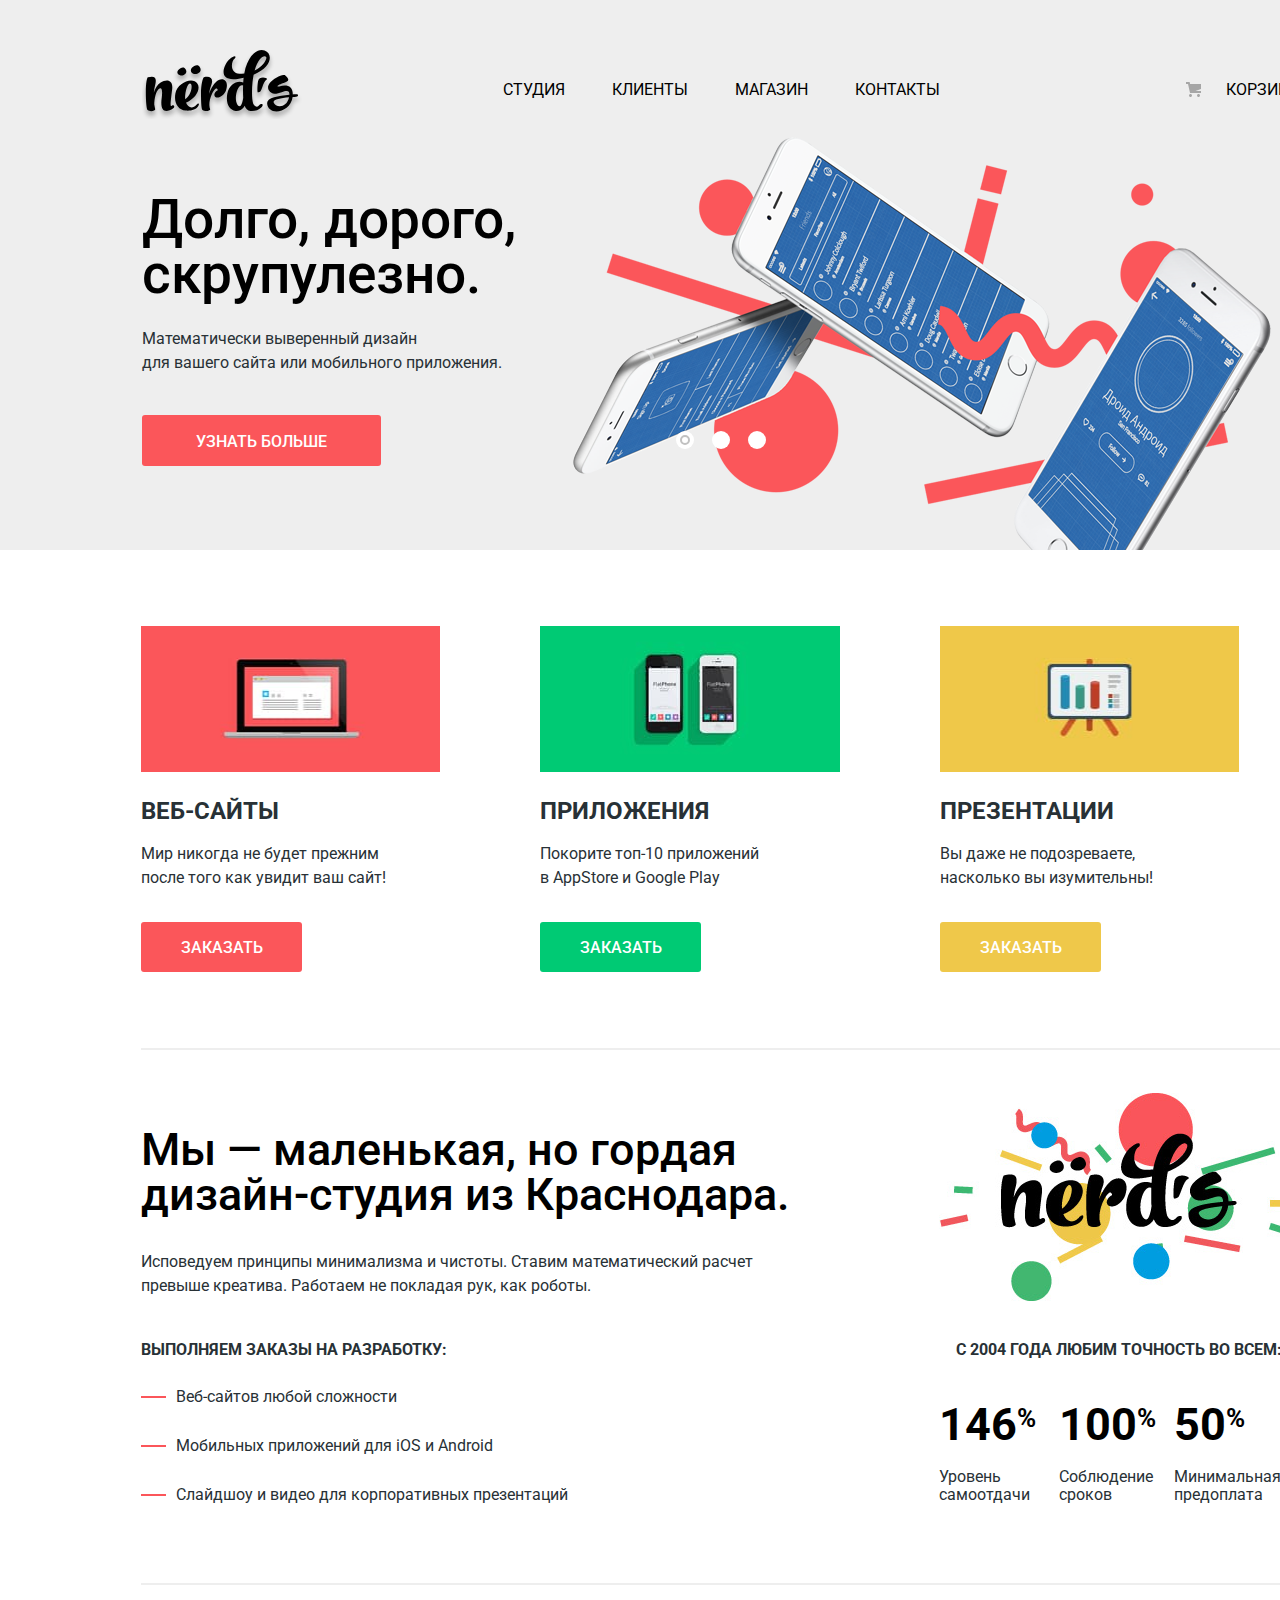
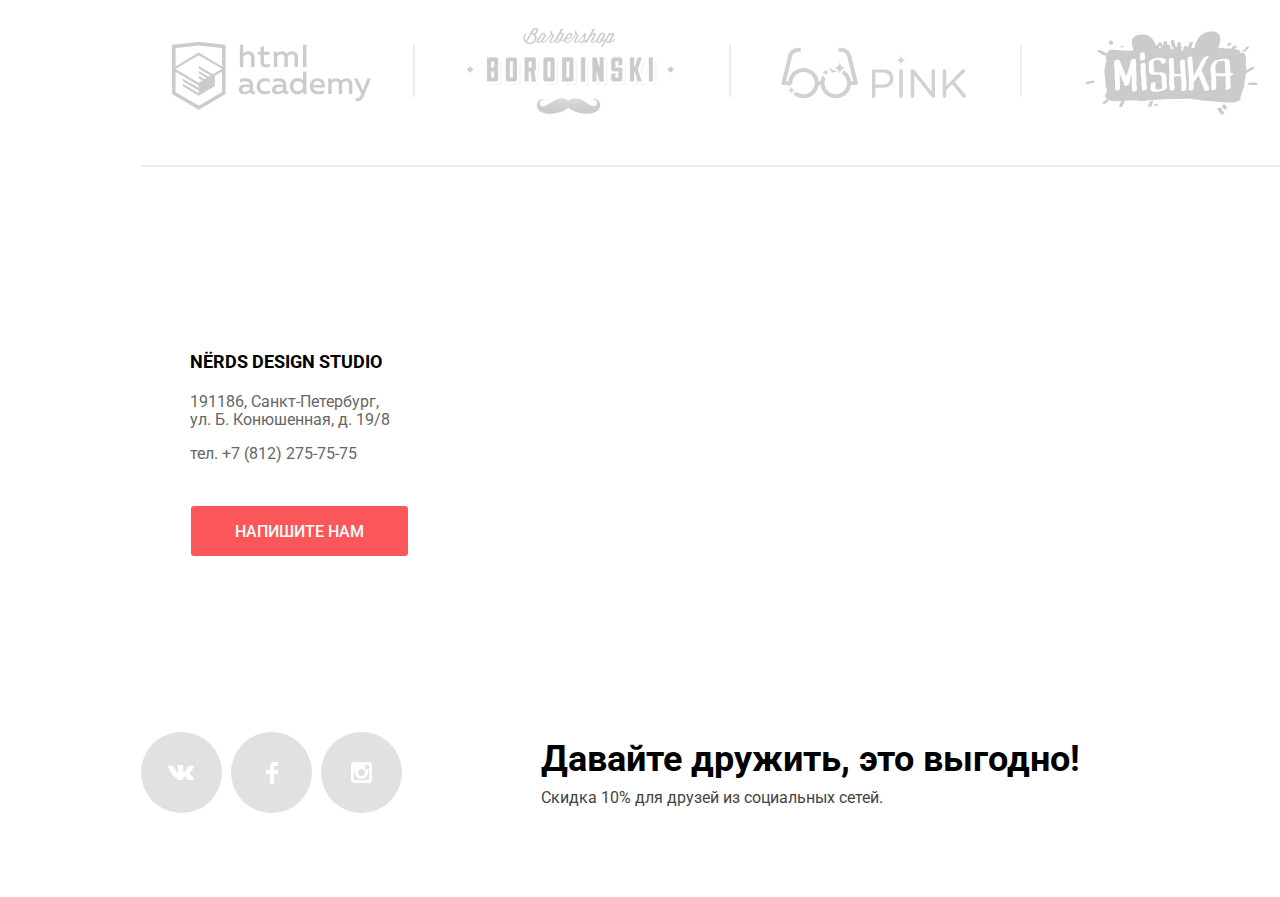
<file: index.html>
<!DOCTYPE html>
<html class="page" lang="ru">
  <head>
    <meta charset="utf-8">
    <link rel="icon" href="icon.svg">
    <title>Дизайн-студия: Нёрдс</title>
    <link href="https://fonts.googleapis.com/css2?family=Roboto:wght@400;500;700&display=swap" rel="stylesheet">
    <link href="./css/normalize.min.css" rel="stylesheet">
    <link href="./css/style.min.css" rel="stylesheet">
    <!--
    <link href="./css/style.css" rel="stylesheet">
    -->

  </head>

  <body class="page-body">

  <header class="main-header">
    <div class="main-navigation-wrapper">
      <a class="main-header-logo">
        <img src="img/nerds-logo.svg" width="160" height="65" alt="Логотип дизай-студии «Нёрдс»">
      </a>
      <div class="main-navigation">
        <ul class="site-navigation">
          <li><a href="blank.html">Студия</a></li>
          <li><a href="blank.html">Клиенты</a></li>
          <li><a href="catalog.html">Магазин</a></li>
          <li><a href="blank.html">Контакты</a></li>
        </ul>
      </div>
      <div class="basket">
        <a class="header-basket" href="blank.html">Корзина</a>
      </div>
    </div>
  </header>

<main class="container">
  <h1 class="visually-hidden">Дизайн-студия «Нёрдс»</h1>
  <section class="slider">
    <div class="slider-contanier">
    <div class="slider-block slide-current">
      <div class="slider-left">
        <h2 class="visually-hidden">Дизайн для Вашено сайта</h2>
          <p class="slider-slogan">Долго, дорого, <br>скрупулезно.</p>
          <p class="slider-text">Математически выверенный дизайн <br>для вашего сайта или мобильного приложения.</p>
          <a class="button slider-button" href="blank.html">УЗНАТЬ БОЛЬШЕ</a>
      </div>
        <img src="img/nerds-index-slide-1.png" width="760" height="431" alt="Первый слайдер">
      </div>

      <div class="slider-block slide">
        <div class="slider-left">
          <h2 class="visually-hidden">Дизайн для Вашено сайта</h2>
            <p class="slider-slogan">Любим математику <br>как никто другой</p>
            <p class="slider-text">Никакого креатива, только математические формулы<br> для расчета идеальных пропорций.</p>
            <a class="button slider-button" href="blank.html">УЗНАТЬ БОЛЬШЕ</a>
        </div>
        <img src="img/nerds-index-slide-2.png" width="760" height="431" alt="Второй слайдер">
      </div>

      <div class="slider-block slide">
        <div class="slider-left">
          <h2 class="visually-hidden">Дизайн для Вашено сайта</h2>
            <p class="slider-slogan">Только ночь, <br>только хардкор</p>
            <p class="slider-text">Работать днем, как все? Мы против этого.<br> Ближе к полуночи работа только начинается.</p>
            <a class="button slider-button" href="blank.html">УЗНАТЬ БОЛЬШЕ</a>
        </div>
        <img src="img/nerds-index-slide-3.png" width="760" height="431" alt="Третий слайдер">
      </div>
      <div class="slider-controls">
        <button class="current" type="button" aria-label="Первый слайд"></button>
        <button type="button" aria-label="Первый слайд"></button>
        <button type="button" aria-label="Первый слайд"></button>
      </div>
    </div>
  </section>

  <section class="features">
    <div class="feature-block">
    <h2 class="visually-hidden">Наши услу</h2>
    <ul class="features-list">
      <li class="feature-item">
        <img class="feature-img-red" src="img/web-sites.jpg" width="300" height="146" alt="Веб-сайты">
        <h3>Веб-сайты</h3>
        <p class="feature-text">Мир никогда не будет прежним после того как увидит ваш сайт!</p>
        <a class="feature-button feature-butto-red" href="blank.html">Заказать</a>
      </li>
      <li class="feature-item">
        <img class="feature-img-green" src="img/applications.jpg" width="300" height="146" alt="Приложения">
        <h3>Приложения</h3>
        <p class="feature-text">Покорите топ-10 приложений<br> в AppStore и Google Play</p>
        <a class="feature-button feature-butto-green" href="blank.html">Заказать</a>
      </li>
      <li class="feature-item">
        <img class="feature-img-yellow" src="img/presentations.jpg" width="300" height="146" alt="Презентации">
        <h3>Презентации</h3>
        <p class="feature-text">Вы даже не подозреваете, насколько вы изумительны!</p>
        <a class="feature-button feature-butto-yellow" href="blank.html">Заказать</a>
      </li>
    </ul>
    </div>
  </section>

  <section class="benefits">
    <h2 class="visually-hidden">О нас</h2>
    <div class="benefits-left-block">
      <p class="benefits-slogan">Мы — маленькая, но гордая <br>дизайн-студия из Краснодара.</p>
      <p class="benefits-paragraf">Исповедуем принципы минимализма и чистоты. Ставим математический расчет <br>превыше креатива. Работаем не покладая рук, как роботы.</p>
      <h4>Выполняем заказы на разработку:</h4>
      <ul class="benefits-list">
        <li class="benefits-item">Веб-сайтов любой сложности</li>
        <li class="benefits-item">Мобильных приложений для iOS и Android</li>
        <li class="benefits-item">Слайдшоу и видео для корпоративных презентаций</li>
      </ul>
    </div>
    <div class="benefits-right-block">
      <img class="benefits-img" src="img/nerds-illustration.png" width="360" height="208" alt="Дизайн-студия Нёрдс">
      <h5>с 2004 года Любим точность во всем:</h5>
      <div class="accuracy-block">
        <div class="accuracy accuracy-one">
          <span class="accuracy-percent">146</span>
          <span class="accuracy-warranty">Уровень самоотдачи</span>
        </div>
        <div class="accuracy accuracy-two">
          <span class="accuracy-percent">100</span>
          <span class="accuracy-warranty">Соблюдение сроков</span>
        </div>
        <div class="accuracy accuracy-three">
          <span class="accuracy-percent">50</span>
          <span class="accuracy-warranty">Минимальная предоплата</span>
        </div>
      </div>
    </div>
  </section>

  <section class="partners">
    <h2 class="visually-hidden">Наши партнеры</h2>
    <div class="partners-block">
      <ul class="partners-list">
        <li class="partners-item">
          <a class="partners-link" href="https://htmlacademy.ru/intensive/htmlcss"><img class="partners-img-1" src="img/htmlacademy.svg" width="199" height="68" alt="HTML Academy - интерактивные онлайн-курсы"></a>
        </li>
        <li class="partners-item">
          <a class="partners-link" href="blank.html">
            <img class="partners-img-2" src="img/barbershop.svg" width="209" height="90" alt="Салон красоты для мужчин «Barbershop Borodinski»">
          </a>
        </li>
        <li class="partners-item partners-3">
          <a class="partners-link" href="blank.html">
          <img class="partners-img-3" src="img/pink.svg" width="185" height="52" alt="Продуктовый лендинг приложения для iOS и Android «Pink App»">
          </a>
        </li>
        <li class="partners-item partners-">
          <a class="partners-link" href="blank.html">
            <img class="partners-img-4" src="img/mishka.svg" width="173" height="84" alt="Интернет-магазин вязаных игрушек «MISHKA»">
          </a>
        </li>
      </ul>
    </div>
  </section>

  <section class="contacts">
    <div class="contacts-block">
      <h2 class="visually-hidden">Как нас найти</h2>
        <iframe class="contacts-map" src="https://www.google.com/maps/embed?pb=!1m18!1m12!1m3!1d1998.6036253002965!2d30.320858715898993!3d59.9387191690544!2m3!1f0!2f0!3f0!3m2!1i1024!2i768!4f13.1!3m3!1m2!1s0x4696310fca145cc1%3A0x42b32648d8238007!2z0JHQvtC70YzRiNCw0Y8g0JrQvtC90Y7RiNC10L3QvdCw0Y8g0YPQuy4sIDE5LzgsINCh0LDQvdC60YIt0J_QtdGC0LXRgNCx0YPRgNCzLCDQoNC-0YHRgdC40Y8sIDE5MTE4Ng!5e0!3m2!1sru!2sua!4v1614279533411!5m2!1sru!2sua" width="1440" height="416" style="border:0;" title="Офис компании по адресу ул. Большая Конюшенная 19/8, Санкт-Петербург"></iframe>
        <!--<img class="contacts-map" src="img/map.jpg" width="1440" height="416" alt="Нёрдс на карте">-->
        <div class="contacts-information">
          <div class="contacts-information-text">
            <span>NЁRDS DESIGN STUDIO</span>
            <p class="contacts-information-address">191186, Санкт-Петербург,<br> ул. Б. Конюшенная, д. 19/8</p>
            <p>тел. <a class="contacts-phone" href="tel:78122757575">+7 (812) 275-75-75</a></p>
          </div>
          <button class="button-contacts-block" type="submit">Напишите нам</button>
        </div>
        <!-- точка на карте
        <img class="contacts-point-map" src="img/map-marker.png" width="231" height="190" alt="точка на карте">
        -->
    </div>
  </section>
</main>

<footer class="main-footer">
  <div class="main-footer-block">
    <div class="footer-social-list-block">
      <ul class="footer-social-list">
        <li class="footer-social-item">
          <a class="social-button" href="#" aria-label="Вконтакте">
            <svg aria-hidden="true" focusable="false" width="27" height="15" viewBox="0 0 27 15" fill="none" xmlns="http://www.w3.org/2000/svg">
            <path d="M16.138 11.51C17.094 11.201 18.318 13.55 19.621 14.449C20.599 15.13 21.348 14.983 21.348 14.983L24.821 14.933C24.821 14.933 26.636 14.821 25.778 13.379C25.707 13.259 25.275 12.31 23.193 10.357C21.016 8.31404 21.311 8.64504 23.932 5.11304C25.529 2.96004 26.168 1.64504 25.968 1.08504C25.776 0.546037 24.603 0.686037 24.603 0.686037L20.69 0.713037C20.309 0.714037 19.986 0.832037 19.839 1.22804C19.836 1.23204 19.218 2.89404 18.394 4.30704C16.653 7.29604 15.958 7.45504 15.67 7.26804C15.009 6.83504 15.176 5.53104 15.176 4.60404C15.176 1.70704 15.608 0.499037 14.33 0.187037C13.903 0.0830374 13.591 0.0150374 12.502 0.00503741C11.11 -0.0159626 9.92797 0.00503743 9.25797 0.334037C8.81297 0.557037 8.47197 1.04604 8.67897 1.07404C8.93897 1.10904 9.52197 1.23404 9.83397 1.66004C10.235 2.21204 10.223 3.44904 10.223 3.44904C10.223 3.44904 10.452 6.86004 9.68297 7.28304C9.15497 7.57304 8.43297 6.98104 6.87997 4.26704C6.08697 2.87904 5.48797 1.34504 5.48797 1.34504C5.48797 1.34504 5.37197 1.06004 5.16197 0.904037C4.91197 0.719037 4.56197 0.660037 4.56197 0.660037L0.84797 0.684037C0.84797 0.684037 0.28997 0.700037 0.0849697 0.946037C-0.0970303 1.16404 0.0699697 1.61404 0.0699697 1.61404C0.0699697 1.61404 2.97897 8.49504 6.27297 11.961C9.29297 15.143 12.725 14.932 12.725 14.932H14.28C14.28 14.932 14.749 14.878 14.989 14.62C15.213 14.38 15.203 13.929 15.203 13.929C15.203 13.929 15.172 11.82 16.138 11.51Z" fill="white"/>
            </svg>
          </a>
        </li>
        <li class="footer-social-item" aria-label="Фейсбук">
          <a class="social-button" href="#">
            <svg aria-hidden="true" focusable="false" width="12" height="22" viewBox="0 0 12 22" fill="none" xmlns="http://www.w3.org/2000/svg">
            <path d="M12 4V0H8C5.79086 0 4 1.79086 4 4V8H0V12H4V22H8V12H12V8H8V4H12Z" fill="white"/>
            </svg>
          </a>
        </li>
        <li class="footer-social-item">
          <a class="social-button" href="#" aria-label="Инстагарм">
            <svg aria-hidden="true" focusable="false" width="21" height="21" viewBox="0 0 21 21" fill="none" xmlns="http://www.w3.org/2000/svg">
            <path fill-rule="evenodd" clip-rule="evenodd" d="M3 0H18C19.65 0 21 1.35 21 3V18C21 19.65 19.65 21 18 21H3C1.35 21 0 19.65 0 18V3C0 1.35 1.35 0 3 0ZM14 10.5C14 8.57 12.43 7 10.5 7C8.57 7 7 8.57 7 10.5C7 12.43 8.57 14 10.5 14C12.43 14 14 12.43 14 10.5ZM3 18V9H4.181C4.0626 9.49127 4.00186 9.99467 4 10.5C4 14.0899 6.91015 17 10.5 17C14.0899 17 17 14.0899 17 10.5C16.9986 9.99464 16.9379 9.49118 16.819 9H18V18H3ZM14 7H18V3H14V7Z" fill="white"/>
            </svg>
          </a>
        </li>
      </ul>
    </div>
    <div class="footer-title">
      <h2>Давайте дружить, это выгодно!</h2>
      <p>Скидка 10% для друзей из социальных сетей.</p>
    </div>
  </div>
</footer>

<div class="popup">
  <div class="contacts-popup">
    <h2 class="contacts-popup-title">Напишите нам</h2>
    <form class="contacts-popup-form" method="get" action="https://echo.htmlacademy.ru">
      <div class="contacts-data">
        <div class="contacts-data-block">
          <label for="nickname">Ваше имя:</label><br>
          <input class="contacts-data-user login-user" type="text" id="nickname" name="nickname" placeholder="Имя Фамилия">
        </div>
      <div>
        <label for="user-email">Ваш e-mail:</label><br>
        <input class="contacts-data-user email-user" type="email" id="user-email" name="user-email" placeholder="email@example.com">
      </div>
      </div>
      <div>
        <label for="content">Текст письма:</label><br>
        <textarea rows="5" id="content" name="content" placeholder="В свободной форме"></textarea>
      </div>
      <button class="button-contacts-popup" type="submit">Отправить</button>
      <button class="modal-close" type="button">Закрыть</button>
    </form>
  </div>
  </div>

    <!--<script src="./js/form.js"></script>-->
    <script src="./js/form.min.js"></script>

  </body>
</html>
</file>
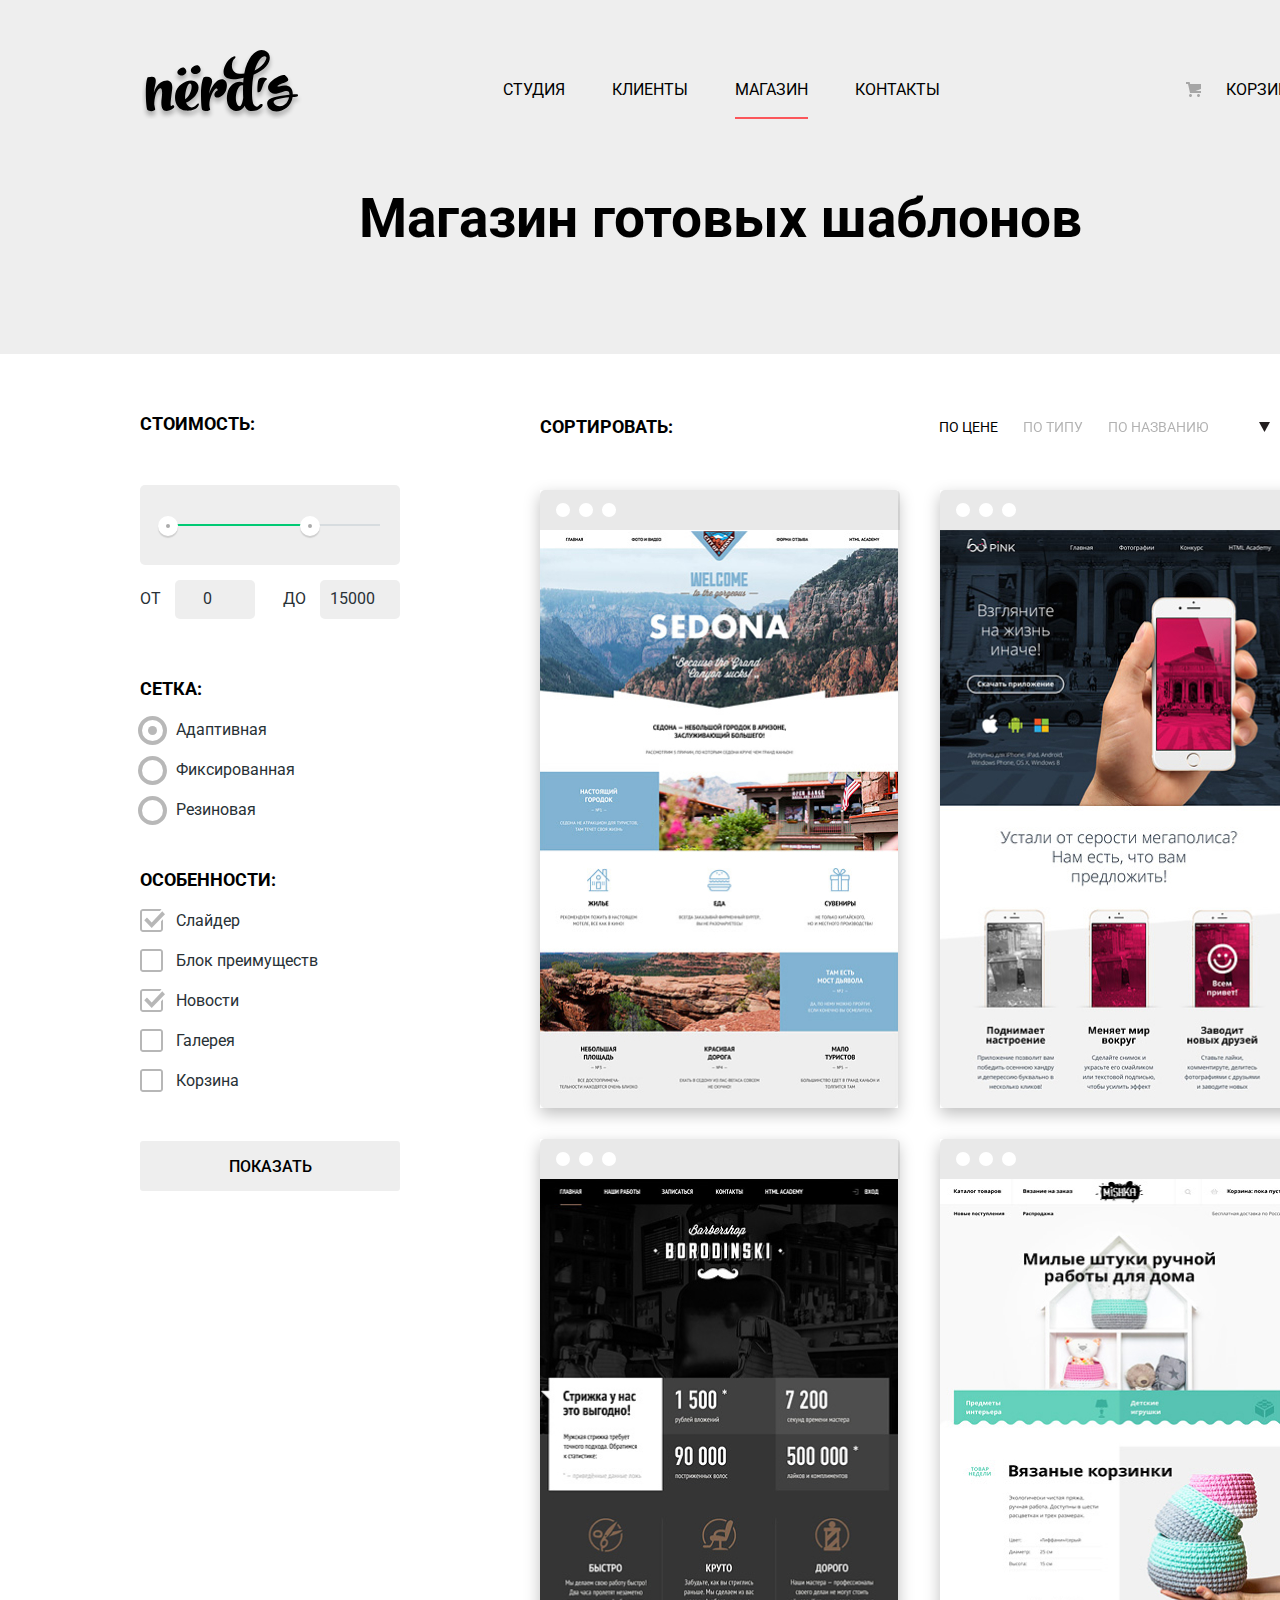
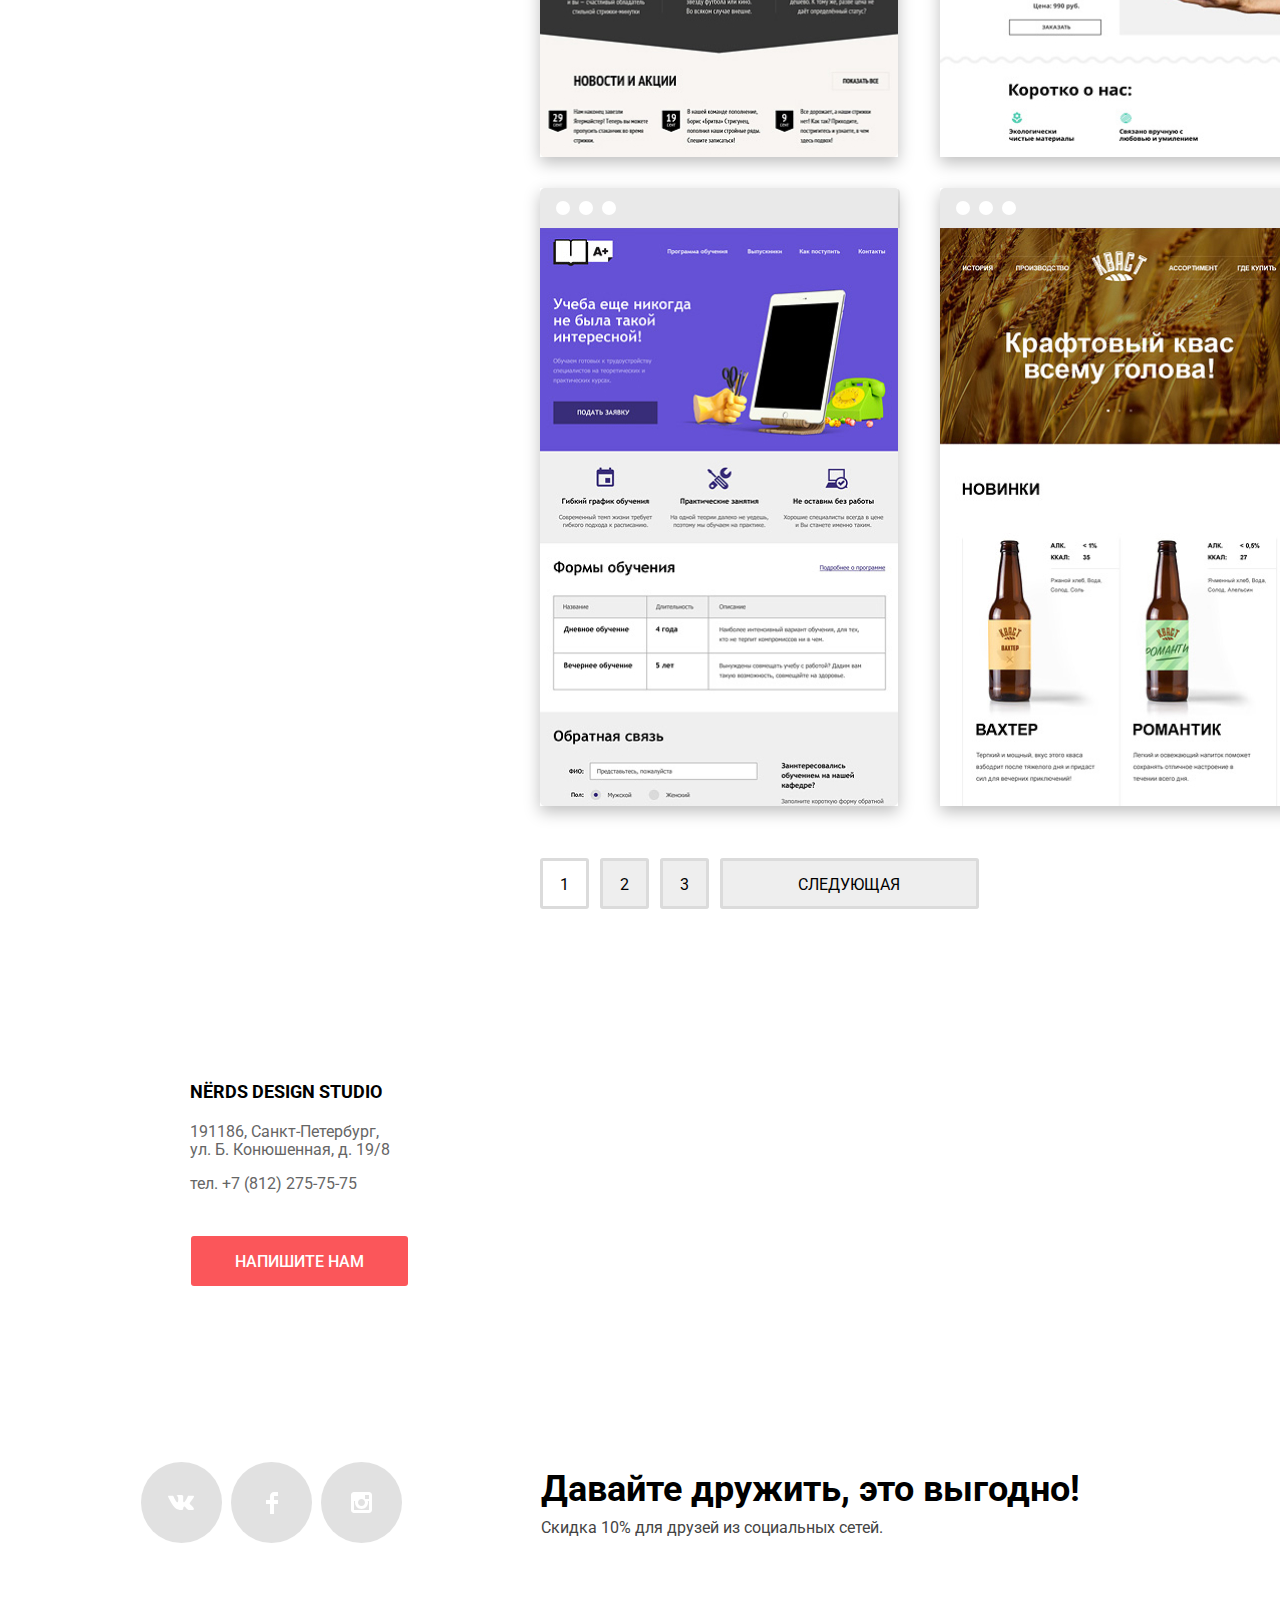
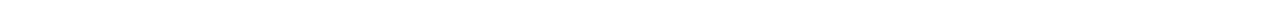
<file: catalog.html>
<!DOCTYPE html>
<html class="page" lang="ru">
  <head>
    <meta charset="utf-8">
    <link rel="icon" href="icon.svg">
    <title>Дизайн-студия: Нёрдс</title>
    <link href="https://fonts.googleapis.com/css2?family=Roboto:wght@400;500;700&display=swap" rel="stylesheet">
    <link href="./css/normalize.min.css" rel="stylesheet">
    <link href="./css/style.min.css" rel="stylesheet">
    <!--
    <link href="./css/style.css" rel="stylesheet">
    -->
  </head>

  <body class="page-body">

  <header class="main-header">
    <div class="main-navigation-wrapper">
      <a class="main-header-logo" href="index.html">
        <img src="img/nerds-logo.svg" width="160" height="65" alt="Логотип дизай-студии «Нёрдс»">
      </a>
      <div class="main-navigation">
        <ul class="site-navigation">
          <li><a href="blank.html">Студия</a></li>
          <li><a href="blank.html">Клиенты</a></li>
          <li><a class="link-page">Магазин</a></li>
          <li><a href="blank.html">Контакты</a></li>
        </ul>
      </div>
      <div class="basket">
        <a class="header-basket" href="blank.html">Корзина</a>
      </div>
    </div>
  </header>

<main class="container">

  <h1 class="title-catalog">Магазин готовых шаблонов</h1>

  <div class="page-catalog">
  <section class="preview">
    <h2 class="visually-hidden">Фильтр товаров</h2>

     <form class="form-sorting" method="get" action="https://echo.htmlacademy.ru" target="_blank">
      <fieldset class="filter-item">
        <legend>Стоимость:</legend>
        <div class="range-filter">
          <div class="range-controls">
            <div class="scale">
              <div class="bar"></div>
            </div>
            <div class="toggle toggle-min" tabindex="0"></div>
            <div class="toggle toggle-max" tabindex="0"></div>
          </div>
          <div class="price-controls">
            <label class="min-price">
              от <input type="number" name="min-price" value="0">
            </label>
            <label class="max-price">
              до <input type="number" name="max-price" value="15000">
            </label>
          </div>
        </div>
      </fieldset>
      <fieldset>
        <legend class="legend-title">Сетка:</legend>
        <ul>
          <li class="filter-option filter-radio">
            <input class="visually-hidden filter-input-radio filter-input" type="radio" name="setka-type" value="adaptive" id="filter-radio-adaptive" checked>
            <label for="filter-radio-adaptive">Адаптивная</label>
          </li>
          <li class="filter-option filter-radio">
            <input class="visually-hidden filter-input-radio filter-input" type="radio" name="setka-type" value="fixed" id="filter-radio-fixed">
            <label for="filter-radio-fixed">Фиксированная</label>
          </li>
          <li class="filter-option filter-radio">
            <input class="visually-hidden filter-input-radio filter-input" type="radio" name="setka-type" value="rubber" id="filter-radio-rubber">
            <label for="filter-radio-rubber">Резиновая</label>
          </li>
        </ul>
      </fieldset>
      <fieldset>
        <legend class="legend-title">Особенности:</legend>
        <ul class="feature-selection-list">
          <li class="filter-option feature-selection-item">
            <input class="visually-hidden filter-input-checkbox filter-input" type="checkbox" name="slider" id="filter-slider" checked>
            <label for="filter-slider">Слайдер</label>
          </li>
          <li class="filter-option feature-selection-item">
            <input class="visually-hidden filter-input-checkbox filter-input" type="checkbox" name="blok-preimushchestv" id="filter-blok-advantages">
            <label for="filter-blok-advantages">Блок преимуществ</label>
          </li>
          <li class="filter-option feature-selection-item">
            <input class="visually-hidden filter-input-checkbox filter-input" type="checkbox" name="news" id="filter-news" checked>
            <label for="filter-news">Новости</label>
          </li>
          <li class="filter-option feature-selection-item">
            <input class="visually-hidden filter-input-checkbox filter-input" type="checkbox" name="gallery" id="filter-gallery">
            <label for="filter-gallery">Галерея</label>
          </li>
          <li class="filter-option feature-selection-item">
            <input class="visually-hidden filter-input-checkbox filter-input" type="checkbox" name="basket" id="filter-basket">
            <label for="filter-basket">Корзина</label>
          </li>
        </ul>
        </fieldset>
      <button class="button-form" type="submit">Показать</button>
    </form>
  </section>

  <div class="product-filter">
      <span>Сортировать:</span>
      <a class="sort-link sort-link-active" href="#">по цене</a>
      <a class="sort-link" href="#">по типу</a>
      <a class="sort-link" href="#">по названию</a>
      <a class="arrow-sort-link sort-link-down" href="#">
      <img class="sort-icon icon-down" src="img/icon-down.svg" width="11" height="10" alt="сортировать по убыванию">
      </a>
      <a class="arrow-sort-link sort-link-up" href="#">
      <img class="sort-icon icon-up" src="img/icon-up.svg" width="11" height="10" alt="сортировать по восрастания">
      </a>
  </div>

  <section class="templates">
    <h2 class="visually-hidden">Список готовых шаблонов</h2>
     <div class="templates-block">
      <ul class="templates-list">
        <li class="templates-item">
          <a class="templates-link" href="blank.html">
            <img class="templates-img" src="img/sedona.jpg" width="358" height="578" alt="шаблон ннформационного сайта для туристов «Sedona»">
          </a>
        <div class="pay-block pay-block-sedona">
          <h3 class="pay-block-title">Sedona</h3>
            <p class="pay-block-text">
              Информационный сайт<br> для туристов
            </p>
          <button class="pay-block-button" type="submit" aria-label="Добавить Информационный сайт для туристов «Sedona» в корзину">9 900</button>
        </div>
      </li>
      <li class="templates-item">
        <a class="templates-link" href="blank.html">
          <img class="templates-img" src="img/pink.jpg" width="358" height="578" alt="шаблон продуктового лендинга
приложения для iOS и Android «Pink App»">
        </a>
        <div class="pay-block pay-block-pink-app">
          <h3 class="pay-block-title">Pink App</h3>
            <p class="pay-block-text">
              Продуктовый лендинг<br> приложения для iOS и Android
            </p>
          <button class="pay-block-button" type="submit" aria-label="Добавить Продуктовый лендинг
приложения для iOS и Android «Pink App» в корзину">9 900</button>
        </div>
      </li>
      <li class="templates-item">
        <a class="templates-link" href="blank.html">
          <img class="templates-img" src="img/barbershop-borodinski.jpg" width="358" height="578" alt="шаблон салона красоты для мужчин «Barbershop Borodinski»">
        </a>
        <div class="pay-block pay-block-barbershop">
          <h3 class="pay-block-title">Barbershop</h3>
            <p class="pay-block-text">
              Сайт салона красоты.<br> Для мужчин, да.
            </p>
          <button class="pay-block-button" type="submit" aria-label="Добавить Сайт салона красоты для мужчин «Barbershop Borodinski» в корзину">9 900</button>
        </div>
      </li>
      <li class="templates-item">
        <a class="templates-link" href="blank.html">
          <img class="templates-img" src="img/mishka.jpg" width="358" height="578" alt="шаблон интернет-магазина
вязаных игрушек «MISHKA»">
        </a>
        <div class="pay-block pay-block-mishka">
          <h3 class="pay-block-title">MISHKA</h3>
            <p class="pay-block-text">
              Интернет-магазин<br> вязаных игрушек
            </p>
          <button class="pay-block-button" type="submit" aria-label="Добавить Интернет-магазин
вязаных игрушек «MISHKA» в корзину">9 900</button>
        </div>
      </li>
      <li class="templates-item">
        <a class="templates-link" href="blank.html">
          <img class="templates-img" src="img/a-plus.jpg" width="358" height="578" alt="шаблон лендинга курсов повышения
квалификации «A PLUS»">
        </a>
        <div class="pay-block pay-block-a-plus">
          <h3 class="pay-block-title">A Plus</h3>
            <p class="pay-block-text">
              Лендинг курсов повышения<br> квалификации
            </p>
        <button class="pay-block-button" type="submit" aria-label="Добавить Лендинг курсов повышения квалификации «A PLUS» в корзину">9 900</button>
        </div>
      </li>
      <li class="templates-item">
        <a class="templates-link" href="blank.html">
          <img class="templates-img" src="img/kvast.jpg" width="358" height="578" alt="шаблон промо-сайта производителя
крафтового кваса «КВАСТ»">
        </a>
        <div class="pay-block pay-block-kvast">
          <h3 class="pay-block-title">Кваст</h3>
            <p class="pay-block-text">
              Промо-сайт производителя<br> крафтового кваса
            </p>
          <button class="pay-block-button" type="submit" aria-label="Добавить Промо-сайт производителя
крафтового кваса «КВАСТ» в корзину">9 900</button>
        </div>
      </li>
    </ul>
  </div>

  <div class="pagination">
    <ul class="pagination-list">
      <li class="pagination-item pagination-item-one">
        <a class="pagination-link">1</a>
      </li>
      <li class="pagination-item">
        <a class="pagination-link" href="#">2</a>
      </li>
      <li class="pagination-item">
        <a class="pagination-link" href="#">3</a>
      </li>
      <li class="pagination-item">
        <a class="pagination-link pagination-link-next" href="#">Следующая</a>
      </li>
    </ul>
    </div>
   </section>
  </div>

  <section class="contacts">
    <div class="contacts-block">
      <h2 class="visually-hidden">Как нас найти</h2>
        <iframe class="contacts-map" src="https://www.google.com/maps/embed?pb=!1m18!1m12!1m3!1d1998.6036253002965!2d30.320858715898993!3d59.9387191690544!2m3!1f0!2f0!3f0!3m2!1i1024!2i768!4f13.1!3m3!1m2!1s0x4696310fca145cc1%3A0x42b32648d8238007!2z0JHQvtC70YzRiNCw0Y8g0JrQvtC90Y7RiNC10L3QvdCw0Y8g0YPQuy4sIDE5LzgsINCh0LDQvdC60YIt0J_QtdGC0LXRgNCx0YPRgNCzLCDQoNC-0YHRgdC40Y8sIDE5MTE4Ng!5e0!3m2!1sru!2sua!4v1614279533411!5m2!1sru!2sua" width="1440" height="416" style="border:0;" title="Офис компании по адресу ул. Большая Конюшенная 19/8, Санкт-Петербург"></iframe>
        <!--<img class="contacts-map" src="img/map.jpg" width="1440" height="416" alt="Нёрдс на карте">-->
        <div class="contacts-information">
          <div class="contacts-information-text">
            <span>NЁRDS DESIGN STUDIO</span>
            <p class="contacts-information-address">191186, Санкт-Петербург,<br> ул. Б. Конюшенная, д. 19/8</p>
            <p>тел. <a class="contacts-phone" href="tel:78122757575">+7 (812) 275-75-75</a></p>
          </div>
          <button class="button-contacts-block" type="submit">Напишите нам</button>
        </div>
        <!-- точка на карте
        <img class="contacts-point-map" src="img/map-marker.png" width="231" height="190" alt="точка на карте">
        -->
    </div>
  </section>
</main>

<footer class="main-footer">
  <div class="main-footer-block">
    <div class="footer-social-list-block">
      <ul class="footer-social-list">
        <li class="footer-social-item">
          <a class="social-button" href="#" aria-label="Вконтакте">
            <svg aria-hidden="true" focusable="false" width="27" height="15" viewBox="0 0 27 15" fill="none" xmlns="http://www.w3.org/2000/svg">
            <path d="M16.138 11.51C17.094 11.201 18.318 13.55 19.621 14.449C20.599 15.13 21.348 14.983 21.348 14.983L24.821 14.933C24.821 14.933 26.636 14.821 25.778 13.379C25.707 13.259 25.275 12.31 23.193 10.357C21.016 8.31404 21.311 8.64504 23.932 5.11304C25.529 2.96004 26.168 1.64504 25.968 1.08504C25.776 0.546037 24.603 0.686037 24.603 0.686037L20.69 0.713037C20.309 0.714037 19.986 0.832037 19.839 1.22804C19.836 1.23204 19.218 2.89404 18.394 4.30704C16.653 7.29604 15.958 7.45504 15.67 7.26804C15.009 6.83504 15.176 5.53104 15.176 4.60404C15.176 1.70704 15.608 0.499037 14.33 0.187037C13.903 0.0830374 13.591 0.0150374 12.502 0.00503741C11.11 -0.0159626 9.92797 0.00503743 9.25797 0.334037C8.81297 0.557037 8.47197 1.04604 8.67897 1.07404C8.93897 1.10904 9.52197 1.23404 9.83397 1.66004C10.235 2.21204 10.223 3.44904 10.223 3.44904C10.223 3.44904 10.452 6.86004 9.68297 7.28304C9.15497 7.57304 8.43297 6.98104 6.87997 4.26704C6.08697 2.87904 5.48797 1.34504 5.48797 1.34504C5.48797 1.34504 5.37197 1.06004 5.16197 0.904037C4.91197 0.719037 4.56197 0.660037 4.56197 0.660037L0.84797 0.684037C0.84797 0.684037 0.28997 0.700037 0.0849697 0.946037C-0.0970303 1.16404 0.0699697 1.61404 0.0699697 1.61404C0.0699697 1.61404 2.97897 8.49504 6.27297 11.961C9.29297 15.143 12.725 14.932 12.725 14.932H14.28C14.28 14.932 14.749 14.878 14.989 14.62C15.213 14.38 15.203 13.929 15.203 13.929C15.203 13.929 15.172 11.82 16.138 11.51Z" fill="white"/>
            </svg>
          </a>
        </li>
        <li class="footer-social-item" aria-label="Фейсбук">
          <a class="social-button" href="#">
            <svg aria-hidden="true" focusable="false" width="12" height="22" viewBox="0 0 12 22" fill="none" xmlns="http://www.w3.org/2000/svg">
            <path d="M12 4V0H8C5.79086 0 4 1.79086 4 4V8H0V12H4V22H8V12H12V8H8V4H12Z" fill="white"/>
            </svg>
          </a>
        </li>
        <li class="footer-social-item">
          <a class="social-button" href="#" aria-label="Инстагарм">
            <svg aria-hidden="true" focusable="false" width="21" height="21" viewBox="0 0 21 21" fill="none" xmlns="http://www.w3.org/2000/svg">
            <path fill-rule="evenodd" clip-rule="evenodd" d="M3 0H18C19.65 0 21 1.35 21 3V18C21 19.65 19.65 21 18 21H3C1.35 21 0 19.65 0 18V3C0 1.35 1.35 0 3 0ZM14 10.5C14 8.57 12.43 7 10.5 7C8.57 7 7 8.57 7 10.5C7 12.43 8.57 14 10.5 14C12.43 14 14 12.43 14 10.5ZM3 18V9H4.181C4.0626 9.49127 4.00186 9.99467 4 10.5C4 14.0899 6.91015 17 10.5 17C14.0899 17 17 14.0899 17 10.5C16.9986 9.99464 16.9379 9.49118 16.819 9H18V18H3ZM14 7H18V3H14V7Z" fill="white"/>
            </svg>
          </a>
        </li>
      </ul>
    </div>
    <div class="footer-title">
      <h2>Давайте дружить, это выгодно!</h2>
      <p>Скидка 10% для друзей из социальных сетей.</p>
    </div>
  </div>
</footer>

<div class="popup">
  <div class="contacts-popup">
    <h2 class="contacts-popup-title">Напишите нам</h2>
    <form class="contacts-popup-form" method="get" action="https://echo.htmlacademy.ru">
      <div class="contacts-data">
        <div class="contacts-data-block">
          <label for="nickname">Ваше имя:</label><br>
          <input class="contacts-data-user login-user" type="text" id="nickname" name="nickname" placeholder="Имя Фамилия">
        </div>
      <div>
        <label for="user-email">Ваш e-mail:</label><br>
        <input class="contacts-data-user email-user" type="email" id="user-email" name="user-email" placeholder="email@example.com">
      </div>
      </div>
      <div>
        <label for="content">Текст письма:</label><br>
        <textarea rows="5" id="content" name="content" placeholder="В свободной форме"></textarea>
      </div>
      <button class="button-contacts-popup" type="submit">Отправить</button>
      <button class="modal-close" type="button">Закрыть</button>
    </form>
  </div>
  </div>

    <!--<script src="./js/form.js"></script>-->
    <script src="./js/form.min.js"></script>

  </body>
</html>
</file>
<file: css/style.css>
/* Variables */
:root {
  --site-background:#FFFFFF;
  --text-color-black:#000000;
  --text-color-grey: #283136;
  --text-contacts-information-color:#666666;
  --footer-text-color: #444444;
  --main-slide-color:#EEEEEE;
  --catalog-slide-color:#4D4D4D;
  --link-color:#000000;
  --link-hover-color:#E74246;;
  --link-active-color:#A6A6A6;
  --line-link-color:#FB565A;
  --button-grey-hover-color:#DFDFDF;
  --button-grey-activ-color:#D5D5D5;
  --button-red-color:#FB565A;
  --button-red-hover-color:#E74246;
  --button-red-activ-color:#D7373B;;
  --button-green-color:#00CA74;
  --button-green-hover-color:#00BC6C;
  --button-green-activ-color:#00AA62;
  --button-yellow-color:#EFC84A;
  --button-yellow-hover-color:#EAB534;
  --button-yellow-activ-color:#E5A722;
  --text-bottom-color:#FFFFFF;
  --pay-block-text:#666666;
  --range-controls-background:#EEEEEE;
  --range-controls-scale-background:#D7DCDF;
  --range-controls-bar-background:#00CA74;
  --range-controls-toggle-border:#FFFFFF;
  --range-controls-toggle-background:#ABABAB;
  --border-popup-color:#D7DCDE;
  --border-popup-hover-color:#B4B9BB;
  --border-popup-focus-color:#000000;
  --border-slider-controls: #C1C1C1;
  --toggle-color: #cfcfcf;
  --pay-block-button-active: rgba(255, 255, 255, 0.3);
  --popup-box-shadow: rgba(0, 0, 0, 0.4);
  --templates-item-box-shadow:  rgba(0, 1, 1, 0.25);
 }

/* Global */

.page-body {
  min-width: 1440px;
  margin: 0;
  padding: 0;
  font-family: "Roboto", "Arial", sans-serif;
  font-size: 16px;
  line-height: 24px;
  font-weight: 400;
  color: var(--text-color-grey);
  background-color: var(--site-background);
  min-height: 100%;
  display: grid;
  grid-template-rows: min-content 1fr min-content;
  align-content: start;
}

a {
  text-decoration: none;
}

a.link-page {
  padding-bottom: 18px;
  border-bottom: 2px solid var(--line-link-color);
}

img {
  max-width: 100%;
  height: auto;
  display: block;
}

.visually-hidden {
  display:none;
}

.main-header,
.slider,
.title-catalog {
  background-color: var(--main-slide-color);
}

.preview-slogan {
  margin-top: 0px;
}

.title-catalog {
  font-size: 55px;
  line-height: 55px;
  color: var(--text-color-black);
  margin-top: 0;
  padding-top: 72px;
  padding-bottom: 108px;
  text-align: center;
  margin: 0;
}

.container {
  display: grid;
  grid-row-gap: 76px;
}

/* Main navigation */

.main-navigation-wrapper {
  display: flex;
  flex-wrap: wrap;
  flex-direction: row;
  align-items: center;
  justify-content: space-between;
  width: 1157px;
  margin: 0 auto;
  margin-top: 48.98px;
}

.main-navigation,
.header-basket {
  font-size: 16px;
  line-height: 30px;
  text-transform: uppercase;
  color: var(--link-color);
  background-color: transparent;
  padding-top: 12px;
}

.basket {
  padding-top: 12px;
}

.main-header-logo img {
  cursor: pointer;
}

.main-header-logo img:hover {
  opacity: 0.7;
}

.main-header-logo img:active {
  opacity: 0.3;
}

.site-navigation {
  margin: 0;
  padding: 0;
}

.site-navigation li {
  list-style-type: none;
}

.site-navigation a,
.header-basket {
  color: var(--link-color);
}

.site-navigation a:hover,
.header-basket:hover {
  color: var(--link-hover-color);
}

.site-navigation a:active,
.header-basket:active {
  color: rgba(166,166,166,0.3);
}

.site-navigation {
  display: flex;
  width: 437px;
  flex-wrap: wrap;
  justify-content: space-between;
  margin-right: 85px;
}

.header-basket {
  position: relative;
}

.header-basket::before {
  content: "";
  width: 15px;
  height: 15px;
  background-image: url("../img/basket-icon.svg");
  background-repeat: no-repeat;
  position: absolute;
  left: -40px;
  bottom: 2px;
 }

.header-basket:active::before {
    color: rgba(166,166,166,1);
}

/* preview */

.slider-contanier {
  position: relative;
  width: 1157px;
  margin: 0 auto;
}

.slider-slogan {
  font-weight: 500;
  font-size: 55px;
  line-height: 55px;
  padding-top: 73px;
  margin-top: 0;
  margin-bottom: 0;
  color: var(--text-color-black);
}

.slider-block {
  display: flex;
  justify-content: space-between;
}

.slide {
  display: none;
}

.slider-text {
  margin: 0;
  padding-top: 25px;
  padding-bottom: 55px;
 }

.slider-button {
  background: var(--button-red-color);
  color: var(--text-bottom-color);
  border-radius: 3px;
  padding: 17px 54px 15px 54px;
  font-weight: 500;
  font-size: 16px;
  line-height: 18px;
  cursor: pointer;
}

.slider-button:hover {
  background-color: var(--button-red-hover-color);
}

.slider-button:active {
  background-color: var(--button-red-activ-color);
  color: rgba(255, 255, 255, 0.3);
}

.slider-controls {
  display: flex;
  width: 90px;
  justify-content: space-between;
  position: absolute;
  bottom: 101px;
  left: 534px;
}

.slider-controls button {
  padding: 0;
  width: 18px;
  height: 18px;
  background-color: var(--site-background);
  border-radius: 50%;
  cursor: pointer;
  border: none;
}

.slider-controls .current {
  position: relative;
}

.slider-controls .current::before {
  content: "";
  position: absolute;
  width: 6px;
  height: 6px;
  border-radius: 50%;
  border: 2px solid var(--border-slider-controls);
  bottom: 4px;
  right: 4px;
}

/* section features */

.feature-block {
  padding-right: 60px;
}

.features {
  margin: 0 auto;
  width: 1158px;
}

h3 {
  font-size: 24px;
  line-height: 30px;
  text-transform: uppercase;
  margin-bottom: 0;
}

.feature-item {
  list-style-type: none;
}

.features-list {
  display: grid;
  grid-template-columns: 1fr 1fr 1fr;
  margin: 0;
  padding: 0;
  column-gap: 100px;
}

.feature-text {
  margin-bottom: 32px;
  display: block;
  width: 260px;
}

.feature-button {
  color: var(--text-bottom-color);
  border-radius: 3px;
  display: inline-block;
  vertical-align: middle;
  padding: 17px 39px 15px 40px;
  text-transform: uppercase;
  font-weight: 500;
  font-size: 16px;
  line-height: 18px;
}

.feature-img-red {
  background: var(--button-red-color);
}

.feature-img-green {
  background: var(--button-green-color);
}

.feature-img-yellow {
  background: var(--button-yellow-color);
}


.feature-butto-red {
  background: var(--button-red-color);
  color: var(--text-bottom-color);
}

.feature-butto-red:hover {
  background-color: var(--button-red-hover-color);
}

.feature-butto-red:active {
  background-color: var(--button-red-activ-color);
  color: rgba(255, 255, 255, 0.3);
}

.feature-butto-green {
  background: var(--button-green-color);
}

.feature-butto-green:hover {
  background-color: var(--button-green-hover-color);
}

.feature-butto-green:active {
  background-color: var(--button-green-activ-color);
  color: rgba(255, 255, 255, 0.3);
}

.feature-butto-yellow {
  background: var(--button-yellow-color);
  color: var(--text-bottom-color);
}

.feature-butto-yellow:hover {
  background-color: var(--button-yellow-hover-color);
}

.feature-butto-yellow:active {
  background-color: var(--button-yellow-activ-color);
  color: rgba(255, 255, 255, 0.3);
}

/* section benefits */

.benefits {
  width: 1158px;
  display: grid;
  grid-template-columns: 1fr 360px;
  margin: 0 auto;
  border-top: 2px solid var(--main-slide-color);
 }

.benefits-left-block h4 {
  font-weight: bold;
  font-size: 16px;
  line-height: 24px;
  text-transform: uppercase;
  margin-top: 40px;
  margin-bottom: 23px;
}

.benefits-list {
  padding-left: 0;
  margin: 0;
}

.benefits-list li {
  position: relative;
  padding: 0 0 25px 35px;
  list-style-type: none;
}

.benefits-list li:last-child {
  padding-bottom: 0;
}

.benefits-list li::before {
  content: "";
  width: 25px;
  height: 2px;
  background: url("../img/left-line.svg") 0 0 no-repeat;
  position: absolute;
  top: 11px;
  left: 0;
}

.benefits-slogan {
  font-weight: 500;
  font-size: 45px;
  line-height: 45px;
  margin-top: 77px;
  margin-bottom: 33px;
  color: var(--text-color-black);
}

.benefits-paragraf {
  margin: 0;
}

.benefits-img {
  background-color: var(--main-slide-color);
}

.benefits-right-block {
  margin-top: 43px;
}

.benefits-right-block h5 {
  font-weight: 700;
  font-size: 16px;
  line-height: 24px;
  text-transform: uppercase;
  color: var(--text-color-grey);
  text-align: center;
  margin-top:37px;
  margin-bottom: 31px;
}

.contacts-information span {
  font-size: 18px;
  line-height: 30px;
  text-transform: uppercase;
  color: var(--text-color-black);
}

.contacts-information p {
  font-size: 16px;
  line-height: 18px;
  color: var(--text-contacts-information-color);
}

.accuracy-block {
  display: flex;
}

.accuracy-warranty {
  margin-top: 11px;
}

.accuracy-percent {
  font-weight: 700;
  font-size: 45px;
  line-height: 64px;
  color: var(--text-color-black);
}

.accuracy-warranty {
  font-size: 16px;
  line-height: 18px;
  color: var(--text-color-grey);
}

.accuracy.accuracy-one,
.accuracy.accuracy-two,
.accuracy.accuracy-three {
  max-width: 125px;
  display: flex;
  flex-direction: column;
}

.accuracy-percent {
  position: relative;
}

.accuracy-percent::after {
  content: "%";
  font-weight: bold;
  font-size: 26px;
  line-height: 40px;
  position: absolute;
  top: 5px;
}

/* partners */

.partners {
  width: 1158px;
  margin: 0 auto;
  border-top: 2px solid var(--main-slide-color);
  border-bottom: 2px solid var(--main-slide-color);
}

.partners-list {
  display: flex;
  flex-wrap: wrap;
  justify-content: space-between;
  align-items: center;
  margin: 0;
  padding-top: 43px;
  padding-bottom: 47px;
}

.partners-link{
  background-color: var(--main-slide-color);
}

.partners-item {
  position: relative;
  list-style-type: none;
}

.partners-item::before {
  content: "";
  position: absolute;
  height: 52px;
  width: 2px;
  background-image: url("../img/vertical-line.svg");
  left: -65px;
  top: 50%;
  margin-top: -28px;
}

.partners-item:first-child:before {
  display: none;
}

.partners-list:first-child {
  padding-left: 32px;
}

.partners-list:last-child {
  padding-right: 41px;
}

.partners-item img {
  opacity: 0.2;
}

.partners-item img:hover {
 opacity: 1.0;
}

.partners-item img:active {
 opacity: 0.12;
}

.partners-img-1 {
  transform: translate(-1px, 3px);
}

.partners-img-2 {
  transform: translate(-11px);
}

.partners-img-3 {
  transform: translate(-13px);
}
/* contacts" */

.contacts-block {
  padding-bottom: 50px;
  width: 1440px;
  margin: 0 auto;
  position: relative;
}

 /** координаты для карты img
.contacts-point-map {
  position: absolute;
   top: 25px;
  right: 577px;
 }
**/

.contacts-information {
  display: flex;
  flex-direction: column;
  align-items: center;
  justify-content: center;
  flex-wrap: wrap;
  width: 319px;
  height: 308px;
  background: var(--site-background);
  position: absolute;
  top: 54px;
  left: 140px;
}

.contacts-phone {
  font-weight: normal;
  font-size: 16px;
  line-height: 18px;
  color: var(--text-contacts-information-color);
}

.button-contacts-block {
  background: var(--button-red-color);
  color: var(--text-bottom-color);
  font-weight: 500;
  font-size: 16px;
  line-height: 18px;
  text-transform: uppercase;
  border-radius: 3px;
  border: none;
  outline: none;
  margin-top: 27px;
  padding: 17px 44px 15px 44px;
  cursor: pointer;
}

.button-contacts-block:hover {
  background: var(--button-red-hover-color);
}

.contacts-information-text {
  align-self: flex-start;
  margin-left: 50px;
}

.contacts-information span {
  font-weight: bold;
  font-size: 18px;
  line-height: 30px;
  color: var(--text-color-black);
}


.contacts-information p {
  font-weight: normal;
  font-size: 16px;
  line-height: 18px;
  color: var(--text-contacts-information-color);
}


/* catalog */


.page-catalog {
  width: 1160px;
  margin: 0 auto;
  display: grid;
  margin-top: -18px;
  grid-template-columns: 260px 1fr;
  grid-column-gap: 140px;
  grid-template-rows: 30px 1fr;
}

.templates {
  grid-column-start:  2;
  grid-row-start: 2;
}


/* form-sorting */

.preview .form-sorting{
  background-color: var(--site-background);
}

.form-sorting legend {
  font-size: 18px;
  line-height: 30px;
  font-weight: bold;
  text-transform: uppercase;
  color: var(--text-color-black);
 }

.filter-item {
  margin: 0;
  padding: 0;
  border: none;
  width: 260px;
  margin: 50px auto;
}

.range-filter {
  width: 260px;
  margin-top: 49px;
}

.filter-item legend {
  font-size: 18px;
  line-height: 24px;
  text-transform: uppercase;
  font-weight: 700;
}

.range-controls {
  position: relative;
  height: 41px;
  margin-bottom: 15px;
  padding: 39px 20px 0 20px;
  background-color:var(--range-controls-background);
  border-radius: 5px;
}

.range-controls .scale {
  height: 2px;
  background: var(--range-controls-scale-background);
}

.range-controls .bar {
  width: 70%;
  height: 2px;
  background: var(--range-controls-bar-background);
}

.range-controls .toggle {
  position: absolute;
  top: 31px;
  left: 0;
  width: 4px;
  height: 4px;
  padding: 0;
  border: 8px solid var(--range-controls-toggle-border);
  background-color: var(--range-controls-toggle-background);
  border-radius: 50%;
  box-shadow: 0 2px 1px 0 var(--toggle-color);
  cursor: pointer;
}

.range-controls .toggle-min {
  left: 18px;
}

.range-controls .toggle-max {
  left: 160px;
}

.price-controls {
  display: flex;
  justify-content: space-between;
}

.price-controls label {
  text-transform: uppercase;
  font-family: "Roboto", "Arial", sans-serif;
  font-size: 16px;
}

.price-controls input {
  width: 60px;
  padding: 10px;
  margin-left: 10px;
  text-align: center;
  color: var(--text-color-grey);
  border: none;
  border-radius: 5px;
  background: var(--range-controls-background);
  font-family: inherit;
  font-size: inherit;
}

.form-sorting ul {
  padding: 0;
  margin: 0;
  font-size: 16px;
  line-height: 20px;
  color: var(--text-color-grey);
}

.form-sorting li {
  list-style-type: none;
}

.form-sorting fieldset {
  padding: 0;
  margin: 0;
  border: none;
  margin-bottom: 25px;
}

.form-sorting fieldset:first-child {
  margin-bottom: 55px;
}

.price-selection {
  margin-top: 48px;
}

.button-form {
  background-color: var(--main-slide-color);
  color: var(--text-color-black);
  font-weight: 500;
  font-size: 16px;
  line-height: 18px;
  text-transform: uppercase;
  border-radius: 3px;
  border: none;
  outline: none;
  padding: 17px 88px 15px 89px;
  margin-top: 5px;
}

.button-form:hover {
  background-color: var(--button-grey-hover-color);
}

.button-form:active {
  background-color: var(--button-grey-activ-color);
  color: rgb(179, 179, 179);
}


/* product-filter */

.product-filter {
  display: flex;
  flex-wrap: wrap;
  align-items: center;
  justify-content: flex-start;
}


.product-filter span {
  padding-right: 266px;
  font-weight: bold;
  font-size: 18px;
  line-height: 30px;
  text-transform: uppercase;
  color: var(--text-color-black);
}

.legend-title {
  padding-bottom: 16px;
}

.filter-option {
  margin-bottom: 20px;
  padding-left: 36px;
  font-weight: normal;
  font-size: 16px;
  line-height: 20px;
}

.filter-option label {
  position: relative;
  display: block;
  cursor: pointer;
  user-select: none;
}


.filter-input {
  style: none;
}

.filter-input-radio + label::before,
 .filter-input-radio:checked + label::after {
  content: "";
  position: absolute;
  opacity: 0.4;
  border-radius: 50%;
}

.filter-input-radio + label::before {
  left: -38px;
  top: -4px;
  width: 21px;
  height: 21px;
  border: 4px solid var(--catalog-slide-color);
}

.filter-input-radio:checked + label::after {
  top: 6px;
  left: -28px;
  width: 9px;
  height: 9px;
  background-color: var(--catalog-slide-color);
}

.filter-input-checkbox + label::before {
  content: "";
  background-image: url(../img/square.svg);
  position: absolute;
  left: -36px;
  top: -2px;
  width: 23px;
  height: 23px;
  opacity: 0.4;
}

.filter-input-checkbox:checked + label::before {
  content: "";
  position: absolute;
  top: -2px;
  left: -36px;
  width: 25px;
  height: 23px;
  background-image: url("../img/check-mark.svg");
  background-repeat: no-repeat;
  background-position: 0 0;
  opacity: 0.4;
}

.filter-input:hover+ label:after {
  opacity: 1;
}

.filter-input:hover + label:before{
  opacity: 1;
}

.sort-link {
  margin-right: 25px;
}

.sort-link:last-child {
  margin-right: 0px;
}

.sort-link-down {
  margin-left: 25px;
  margin-right: 15px;
}

.sort-link {
  font-weight: normal;
  font-size: 14px;
  line-height: 18px;
  text-transform: uppercase;
  color: var(--text-color-black);
  opacity: 0.3;
}

.sort-link-active {
  opacity: 1;
}

.product-filter a:hover {
  color: var(--text-color-black);
  opacity: 0.6;
}

.product-filter a:active {
  color: var(--text-color-black);
  opacity: 1;
}


/* templates */

.templates {
  margin-top: 48px;
}

.templates-item {
  position: relative;
  box-shadow: 0px 6px 15px var(--templates-item-box-shadow);
}

.templates-item:hover .pay-block {
  display: block;
}

.templates-item:hover:before {
  opacity: 1;
}

.templates-item::before {
  content: "";
  position: relative;
  display: block;
  height: 40px;
  width: 360px;
  top: 0;
  left: 0;
  background-color: var(--catalog-slide-color);
  opacity: 0.12;
  border-radius: 5px 5px 0 0;
 }

.templates-item::after {
  content: "";
  position: absolute;
  width: 14px;
  height: 14px;
  top: 13px;
  left: 16px;
  background-color: var(--site-background);
  border-radius: 50%;
  box-shadow:
    23px 0 0 0 var(--site-background),
    46px 0 0 0 var(--site-background);
 }

 .templates-img {
  background-color: var(--main-slide-color);
 }


.templates-list {
  display: flex;
  flex-wrap: wrap;
}

.templates-list {
  padding: 0;
  margin: 0;
}

.templates-item {
  width: 358px;
  min-height: 578px;
  margin-right: 42px;
  margin-bottom: 31px;
  list-style-type: none;
}

.templates-item:nth-child(2n) {
  margin-right: 0;
}


/* pay-block */

.pay-block {
  display: none;
  position: absolute;
  left: 0;
  bottom: 0;
  align-items: center;
  vertical-align: middle;
  width: 360px;
  height: 231px;
  text-align: center;
  background: var(--main-slide-color);
 }

.pay-block-text {
  font-weight: normal;
  font-size: 16px;
  line-height: 18px;
  color: var(--pay-block-text);
  margin: 0;
}

.pay-block-title {
  font-weight: bold;
  font-size: 18px;
  line-height: 30px;
  color: var(--text-color-black);
  text-transform: uppercase;
  margin: 0;
  padding-top: 26px;
  padding-bottom: 12px;
  cursor: pointer;
}

.pay-block-title:hover {
  color: var(--line-link-color);
}

.pay-block-title:active {
  color: var(--link-color);
  opacity: 0.3;
}

.pay-block-button {
  padding: 17px 72px 15px;
  border: none;
  background: var(--button-red-color);
  border-radius: 3px;
  font-weight: 500;
  font-size: 16px;
  line-height: 18px;
  color: var(--text-bottom-color);
  margin-top: 33px;
  cursor: pointer;
}

.pay-block-button:hover {
  background-color: var(--button-red-hover-color);
}

.pay-block-button:active {
  background-color: var(--button-red-activ-color);
  color: var(--pay-block-button-active);
  outline: none;
}

.pay-block-button::after {
  content: " \20BD";
  top: 0;
  left: 0;
}

/* pagination */

.pagination-item a {
  background-color: var(--main-slide-color);
  font-size: 16px;
  line-height: 18px;
  color: var(--text-color-black);
 }

.pagination-item .pagination-link {
  padding: 14px 17px 12px 17px;
  border: 3px solid #DBDBDB;
  border-radius: 3px;
  text-transform: uppercase;
}

.pagination-item a:hover {
  background-color: var(--button-grey-hover-color);
}

.pagination-item a:active {
  background-color: var(--button-grey-activ-color);
  color: rgb(179, 179, 179);
}

.pagination-item-one a,
.pagination-item-one a:hover,
.pagination-item-one a:active {
  background-color: var(--site-background);
}

.pagination-list {
  display: flex;
  padding-left: 0;
  padding-top: 36px;
  margin: 0;
}

.pagination-item {
  padding-right: 11px;
  margin-left: 0;
  list-style-type: none;
}

.pagination-item .pagination-link-next {
  padding: 14px 76px 12px 75px;
}


/* popup */

.popup {
  position: fixed;
  display: none;
  top: 0;
  right: 0;
  bottom: 0;
  left: 0;
  margin: auto;
  width: 960px;
  height: 590px;
  background: var(--site-background);
  box-shadow: 0px 20px 40px var(--popup-box-shadow);
}

.popup-show {
  display: block;
  animation: bounce 0.6s;
}

.popup-error {
  animation: shake 0.6s;
}

.contacts-popup {
  position: relative;
  display: flex;
  flex-direction: column;
  margin-left: 100px;
}

.modal-close {
  width: 21px;
  height: 21px;
  background-image: url("../img/close-cross.svg");
  position: absolute;
  top: 78px;
  right: 90px;
  opacity: 0.3;
  font-size: 0;
  background-color: transparent;
  border: 0;
  cursor: pointer;
}

.modal-close:hover {
    opacity: 1;
}

.modal-close:active {
    opacity: 0.1;
    outline: none;
}

.contacts-popup-title {
  margin: 63px 0 37px;
  font-weight: bold;
  font-size: 45px;
  line-height: 53px;
  color: var(--text-color-black);
}

.contacts-popup-form {
  width: 761px;
}

.contacts-popup-form label {
  font-weight: bold;
  font-size: 16px;
  line-height: 18px;
  color: var(--text-color-black);
}

.contacts-data-user {
  width: 360px;
  padding: 16px 16px 16px 14px;
}

.contacts-data-user:optional:invalid {
  border-color: var(--button-red-hover-color);
  color: var(--button-red-hover-color);
}

.contacts-data-user,
.contacts-popup-form textarea {
  border: 2px solid var(--border-popup-color);
  border-radius: 3px;
  box-sizing: border-box;
  cursor: pointer;
}

.contacts-popup-form textarea:hover,
.contacts-data-user:hover {
  border: 2px solid var(--border-popup-hover-color);
}

.contacts-popup-form textarea:focus,
.contacts-data-user:focus {
  border: 2px solid var(--border-popup-focus-color);
  outline: none;
}

.contacts-data {
  display: flex;
  justify-content: space-between;
}

.contacts-data-block {
  margin-bottom: 34px;
}

.contacts-popup-form textarea {
  width: 100%;
  padding: 16px 0 0 16px;
}

.button-contacts-popup {
  background: var(--button-red-color);
  color: var(--text-bottom-color);
  width: 259px;
  font-weight: 500;
  font-size: 16px;
  line-height: 18px;
  border-radius: 3px;
  border: none;
  outline: none;
  padding: 17px 83px 15px 83px;
  cursor: pointer;
  margin-top: 47px;
  text-transform: uppercase;
}

.button-contacts-popup:hover {
  background: var(--button-red-hover-color);
}

/* main-footer */

.main-footer-block {
  width: 1158px;
  display: grid;
  grid-template-columns: auto 1fr;
  align-items: center;
  margin: 0 auto;
  margin-bottom: 68px;
}

.main-footer h2 {
  font-size: 36px;
  line-height: 36px;
  color: var(--text-color-black);
}

  .main-footer p {
  font-size: 16px;
  line-height: 22px;
  color: var(--footer-text-color);
}

.footer-social-list {
  display: flex;
  flex-wrap: wrap;
  width: 261px;
  justify-content: space-between;
  align-items: center;
  padding: 0;
}

.footer-social-item {
  list-style-type: none;
}

.social-button {
  display: block;
  position: relative;
  height: 81px;
  width: 81px;
  text-align: center;
  border-radius: 50%;
  background: linear-gradient(0deg, #E1E1E1, #E1E1E1), var(--site-background);
}

.social-button svg {
  position: absolute;
  margin: auto;
  left: 0;
  top: 0;
  bottom: 0;
  right: 0;
}

.social-button:active  path {
  fill: var(--site-background);
  opacity: 0.3
}

.social-button:hover {
  background: linear-gradient(0deg, #E74246, #E74246), var(--site-background);
}

.social-button:active {
  background: linear-gradient(0deg, #D7373B, #D7373B), var(--site-background);
  box-shadow: inset 0px 3px 0px rgba(0, 1, 1, 0.1);
}

.footer-social-list-block {
  padding-right: 139px;
}

.footer-title h2 {
  margin: 0;
   padding: 5px 0 10px;
}

.footer-title p{
  margin: 0;
}

/* Animations */

@keyframes bounce {
  0% {
    transform: translateY(-2000px);
  }

  70% {
    transform: translateY(30px);
  }

  90% {
    transform: translateY(-10px);
  }

  100% {
    transform: translateY(0);
  }
}

@keyframes shake {
  0%,
  100% {
    transform: translateX(0);
  }

  10%,
  30%,
  50%,
  70%,
  90% {
    transform: translateX(-10px);
  }

  20%,
  40%,
  60%,
  80% {
    transform: translateX(10px);
  }
}
</file>
<file: css/style.min.css>
:root{--site-background:#FFFFFF;--text-color-black:#000000;--text-color-grey:#283136;--text-contacts-information-color:#666666;--footer-text-color:#444444;--main-slide-color:#EEEEEE;--catalog-slide-color:#4D4D4D;--link-color:#000000;--link-hover-color:#E74246;--link-active-color:#A6A6A6;--line-link-color:#FB565A;--button-grey-hover-color:#DFDFDF;--button-grey-activ-color:#D5D5D5;--button-red-color:#FB565A;--button-red-hover-color:#E74246;--button-red-activ-color:#D7373B;--button-green-color:#00CA74;--button-green-hover-color:#00BC6C;--button-green-activ-color:#00AA62;--button-yellow-color:#EFC84A;--button-yellow-hover-color:#EAB534;--button-yellow-activ-color:#E5A722;--text-bottom-color:#FFFFFF;--pay-block-text:#666666;--range-controls-background:#EEEEEE;--range-controls-scale-background:#D7DCDF;--range-controls-bar-background:#00CA74;--range-controls-toggle-border:#FFFFFF;--range-controls-toggle-background:#ABABAB;--border-popup-color:#D7DCDE;--border-popup-hover-color:#B4B9BB;--border-popup-focus-color:#000000;--border-slider-controls:#C1C1C1;--toggle-color:#cfcfcf;--pay-block-button-active:rgba(255, 255, 255, 0.3);--popup-box-shadow:rgba(0, 0, 0, 0.4);--templates-item-box-shadow:rgba(0, 1, 1, 0.25)}.page-body{min-width:1440px;margin:0;padding:0;font-family:Roboto,Arial,sans-serif;font-size:16px;line-height:24px;font-weight:400;color:var(--text-color-grey);background-color:var(--site-background);min-height:100%;display:grid;grid-template-rows:min-content 1fr min-content;align-content:start}a{text-decoration:none}a.link-page{padding-bottom:18px;border-bottom:2px solid var(--line-link-color)}img{max-width:100%;height:auto;display:block}.visually-hidden{display:none}.main-header,.slider,.title-catalog{background-color:var(--main-slide-color)}.preview-slogan{margin-top:0}.title-catalog{font-size:55px;line-height:55px;color:var(--text-color-black);margin-top:0;padding-top:72px;padding-bottom:108px;text-align:center;margin:0}.container{display:grid;grid-row-gap:76px}.main-navigation-wrapper{display:flex;flex-wrap:wrap;flex-direction:row;align-items:center;justify-content:space-between;width:1157px;margin:0 auto;margin-top:48.98px}.header-basket,.main-navigation{font-size:16px;line-height:30px;text-transform:uppercase;color:var(--link-color);background-color:transparent;padding-top:12px}.basket{padding-top:12px}.main-header-logo img{cursor:pointer}.main-header-logo img:hover{opacity:.7}.main-header-logo img:active{opacity:.3}.site-navigation{margin:0;padding:0}.site-navigation li{list-style-type:none}.header-basket,.site-navigation a{color:var(--link-color)}.header-basket:hover,.site-navigation a:hover{color:var(--link-hover-color)}.header-basket:active,.site-navigation a:active{color:rgba(166,166,166,.3)}.site-navigation{display:flex;width:437px;flex-wrap:wrap;justify-content:space-between;margin-right:85px}.header-basket{position:relative}.header-basket::before{content:"";width:15px;height:15px;background-image:url(../img/basket-icon.svg);background-repeat:no-repeat;position:absolute;left:-40px;bottom:2px}.header-basket:active::before{color:#a6a6a6}.slider-contanier{position:relative;width:1157px;margin:0 auto}.slider-slogan{font-weight:500;font-size:55px;line-height:55px;padding-top:73px;margin-top:0;margin-bottom:0;color:var(--text-color-black)}.slider-block{display:flex;justify-content:space-between}.slide{display:none}.slider-text{margin:0;padding-top:25px;padding-bottom:55px}.slider-button{background:var(--button-red-color);color:var(--text-bottom-color);border-radius:3px;padding:17px 54px 15px 54px;font-weight:500;font-size:16px;line-height:18px;cursor:pointer}.slider-button:hover{background-color:var(--button-red-hover-color)}.slider-button:active{background-color:var(--button-red-activ-color);color:rgba(255,255,255,.3)}.slider-controls{display:flex;width:90px;justify-content:space-between;position:absolute;bottom:101px;left:534px}.slider-controls button{padding:0;width:18px;height:18px;background-color:var(--site-background);border-radius:50%;cursor:pointer;border:none}.slider-controls .current{position:relative}.slider-controls .current::before{content:"";position:absolute;width:6px;height:6px;border-radius:50%;border:2px solid var(--border-slider-controls);bottom:4px;right:4px}.feature-block{padding-right:60px}.features{margin:0 auto;width:1158px}h3{font-size:24px;line-height:30px;text-transform:uppercase;margin-bottom:0}.feature-item{list-style-type:none}.features-list{display:grid;grid-template-columns:1fr 1fr 1fr;margin:0;padding:0;column-gap:100px}.feature-text{margin-bottom:32px;display:block;width:260px}.feature-button{color:var(--text-bottom-color);border-radius:3px;display:inline-block;vertical-align:middle;padding:17px 39px 15px 40px;text-transform:uppercase;font-weight:500;font-size:16px;line-height:18px}.feature-img-red{background:var(--button-red-color)}.feature-img-green{background:var(--button-green-color)}.feature-img-yellow{background:var(--button-yellow-color)}.feature-butto-red{background:var(--button-red-color);color:var(--text-bottom-color)}.feature-butto-red:hover{background-color:var(--button-red-hover-color)}.feature-butto-red:active{background-color:var(--button-red-activ-color);color:rgba(255,255,255,.3)}.feature-butto-green{background:var(--button-green-color)}.feature-butto-green:hover{background-color:var(--button-green-hover-color)}.feature-butto-green:active{background-color:var(--button-green-activ-color);color:rgba(255,255,255,.3)}.feature-butto-yellow{background:var(--button-yellow-color);color:var(--text-bottom-color)}.feature-butto-yellow:hover{background-color:var(--button-yellow-hover-color)}.feature-butto-yellow:active{background-color:var(--button-yellow-activ-color);color:rgba(255,255,255,.3)}.benefits{width:1158px;display:grid;grid-template-columns:1fr 360px;margin:0 auto;border-top:2px solid var(--main-slide-color)}.benefits-left-block h4{font-weight:700;font-size:16px;line-height:24px;text-transform:uppercase;margin-top:40px;margin-bottom:23px}.benefits-list{padding-left:0;margin:0}.benefits-list li{position:relative;padding:0 0 25px 35px;list-style-type:none}.benefits-list li:last-child{padding-bottom:0}.benefits-list li::before{content:"";width:25px;height:2px;background:url(../img/left-line.svg) 0 0 no-repeat;position:absolute;top:11px;left:0}.benefits-slogan{font-weight:500;font-size:45px;line-height:45px;margin-top:77px;margin-bottom:33px;color:var(--text-color-black)}.benefits-paragraf{margin:0}.benefits-img{background-color:var(--main-slide-color)}.benefits-right-block{margin-top:43px}.benefits-right-block h5{font-weight:700;font-size:16px;line-height:24px;text-transform:uppercase;color:var(--text-color-grey);text-align:center;margin-top:37px;margin-bottom:31px}.contacts-information span{font-size:18px;line-height:30px;text-transform:uppercase;color:var(--text-color-black)}.contacts-information p{font-size:16px;line-height:18px;color:var(--text-contacts-information-color)}.accuracy-block{display:flex}.accuracy-warranty{margin-top:11px}.accuracy-percent{font-weight:700;font-size:45px;line-height:64px;color:var(--text-color-black)}.accuracy-warranty{font-size:16px;line-height:18px;color:var(--text-color-grey)}.accuracy.accuracy-one,.accuracy.accuracy-three,.accuracy.accuracy-two{max-width:125px;display:flex;flex-direction:column}.accuracy-percent{position:relative}.accuracy-percent::after{content:"%";font-weight:700;font-size:26px;line-height:40px;position:absolute;top:5px}.partners{width:1158px;margin:0 auto;border-top:2px solid var(--main-slide-color);border-bottom:2px solid var(--main-slide-color)}.partners-list{display:flex;flex-wrap:wrap;justify-content:space-between;align-items:center;margin:0;padding-top:43px;padding-bottom:47px}.partners-link{background-color:var(--main-slide-color)}.partners-item{position:relative;list-style-type:none}.partners-item::before{content:"";position:absolute;height:52px;width:2px;background-image:url(../img/vertical-line.svg);left:-65px;top:50%;margin-top:-28px}.partners-item:first-child:before{display:none}.partners-list:first-child{padding-left:32px}.partners-list:last-child{padding-right:41px}.partners-item img{opacity:.2}.partners-item img:hover{opacity:1}.partners-item img:active{opacity:.12}.partners-img-1{transform:translate(-1px,3px)}.partners-img-2{transform:translate(-11px)}.partners-img-3{transform:translate(-13px)}.contacts-block{padding-bottom:50px;width:1440px;margin:0 auto;position:relative}.contacts-information{display:flex;flex-direction:column;align-items:center;justify-content:center;flex-wrap:wrap;width:319px;height:308px;background:var(--site-background);position:absolute;top:54px;left:140px}.contacts-phone{font-weight:400;font-size:16px;line-height:18px;color:var(--text-contacts-information-color)}.button-contacts-block{background:var(--button-red-color);color:var(--text-bottom-color);font-weight:500;font-size:16px;line-height:18px;text-transform:uppercase;border-radius:3px;border:none;outline:0;margin-top:27px;padding:17px 44px 15px 44px;cursor:pointer}.button-contacts-block:hover{background:var(--button-red-hover-color)}.contacts-information-text{align-self:flex-start;margin-left:50px}.contacts-information span{font-weight:700;font-size:18px;line-height:30px;color:var(--text-color-black)}.contacts-information p{font-weight:400;font-size:16px;line-height:18px;color:var(--text-contacts-information-color)}.page-catalog{width:1160px;margin:0 auto;display:grid;margin-top:-18px;grid-template-columns:260px 1fr;grid-column-gap:140px;grid-template-rows:30px 1fr}.templates{grid-column-start:2;grid-row-start:2}.preview .form-sorting{background-color:var(--site-background)}.form-sorting legend{font-size:18px;line-height:30px;font-weight:700;text-transform:uppercase;color:var(--text-color-black)}.filter-item{margin:0;padding:0;border:none;width:260px;margin:50px auto}.range-filter{width:260px;margin-top:49px}.filter-item legend{font-size:18px;line-height:24px;text-transform:uppercase;font-weight:700}.range-controls{position:relative;height:41px;margin-bottom:15px;padding:39px 20px 0 20px;background-color:var(--range-controls-background);border-radius:5px}.range-controls .scale{height:2px;background:var(--range-controls-scale-background)}.range-controls .bar{width:70%;height:2px;background:var(--range-controls-bar-background)}.range-controls .toggle{position:absolute;top:31px;left:0;width:4px;height:4px;padding:0;border:8px solid var(--range-controls-toggle-border);background-color:var(--range-controls-toggle-background);border-radius:50%;box-shadow:0 2px 1px 0 var(--toggle-color);cursor:pointer}.range-controls .toggle-min{left:18px}.range-controls .toggle-max{left:160px}.price-controls{display:flex;justify-content:space-between}.price-controls label{text-transform:uppercase;font-family:Roboto,Arial,sans-serif;font-size:16px}.price-controls input{width:60px;padding:10px;margin-left:10px;text-align:center;color:var(--text-color-grey);border:none;border-radius:5px;background:var(--range-controls-background);font-family:inherit;font-size:inherit}.form-sorting ul{padding:0;margin:0;font-size:16px;line-height:20px;color:var(--text-color-grey)}.form-sorting li{list-style-type:none}.form-sorting fieldset{padding:0;margin:0;border:none;margin-bottom:25px}.form-sorting fieldset:first-child{margin-bottom:55px}.price-selection{margin-top:48px}.button-form{background-color:var(--main-slide-color);color:var(--text-color-black);font-weight:500;font-size:16px;line-height:18px;text-transform:uppercase;border-radius:3px;border:none;outline:0;padding:17px 88px 15px 89px;margin-top:5px}.button-form:hover{background-color:var(--button-grey-hover-color)}.button-form:active{background-color:var(--button-grey-activ-color);color:#b3b3b3}.product-filter{display:flex;flex-wrap:wrap;align-items:center;justify-content:flex-start}.product-filter span{padding-right:266px;font-weight:700;font-size:18px;line-height:30px;text-transform:uppercase;color:var(--text-color-black)}.legend-title{padding-bottom:16px}.filter-option{margin-bottom:20px;padding-left:36px;font-weight:400;font-size:16px;line-height:20px}.filter-option label{position:relative;display:block;cursor:pointer;user-select:none}.filter-input{style:none}.filter-input-radio+label::before,.filter-input-radio:checked+label::after{content:"";position:absolute;opacity:.4;border-radius:50%}.filter-input-radio+label::before{left:-38px;top:-4px;width:21px;height:21px;border:4px solid var(--catalog-slide-color)}.filter-input-radio:checked+label::after{top:6px;left:-28px;width:9px;height:9px;background-color:var(--catalog-slide-color)}.filter-input-checkbox+label::before{content:"";background-image:url(../img/square.svg);position:absolute;left:-36px;top:-2px;width:23px;height:23px;opacity:.4}.filter-input-checkbox:checked+label::before{content:"";position:absolute;top:-2px;left:-36px;width:25px;height:23px;background-image:url(../img/check-mark.svg);background-repeat:no-repeat;background-position:0 0;opacity:.4}.filter-input:hover+label:after{opacity:1}.filter-input:hover+label:before{opacity:1}.sort-link{margin-right:25px}.sort-link:last-child{margin-right:0}.sort-link-down{margin-left:25px;margin-right:15px}.sort-link{font-weight:400;font-size:14px;line-height:18px;text-transform:uppercase;color:var(--text-color-black);opacity:.3}.sort-link-active{opacity:1}.product-filter a:hover{color:var(--text-color-black);opacity:.6}.product-filter a:active{color:var(--text-color-black);opacity:1}.templates{margin-top:48px}.templates-item{position:relative;box-shadow:0 6px 15px var(--templates-item-box-shadow)}.templates-item:hover .pay-block{display:block}.templates-item:hover:before{opacity:1}.templates-item::before{content:"";position:relative;display:block;height:40px;width:360px;top:0;left:0;background-color:var(--catalog-slide-color);opacity:.12;border-radius:5px 5px 0 0}.templates-item::after{content:"";position:absolute;width:14px;height:14px;top:13px;left:16px;background-color:var(--site-background);border-radius:50%;box-shadow:23px 0 0 0 var(--site-background),46px 0 0 0 var(--site-background)}.templates-img{background-color:var(--main-slide-color)}.templates-list{display:flex;flex-wrap:wrap}.templates-list{padding:0;margin:0}.templates-item{width:358px;min-height:578px;margin-right:42px;margin-bottom:31px;list-style-type:none}.templates-item:nth-child(2n){margin-right:0}.pay-block{display:none;position:absolute;left:0;bottom:0;align-items:center;vertical-align:middle;width:360px;height:231px;text-align:center;background:var(--main-slide-color)}.pay-block-text{font-weight:400;font-size:16px;line-height:18px;color:var(--pay-block-text);margin:0}.pay-block-title{font-weight:700;font-size:18px;line-height:30px;color:var(--text-color-black);text-transform:uppercase;margin:0;padding-top:26px;padding-bottom:12px;cursor:pointer}.pay-block-title:hover{color:var(--line-link-color)}.pay-block-title:active{color:var(--link-color);opacity:.3}.pay-block-button{padding:17px 72px 15px;border:none;background:var(--button-red-color);border-radius:3px;font-weight:500;font-size:16px;line-height:18px;color:var(--text-bottom-color);margin-top:33px;cursor:pointer}.pay-block-button:hover{background-color:var(--button-red-hover-color)}.pay-block-button:active{background-color:var(--button-red-activ-color);color:var(--pay-block-button-active);outline:0}.pay-block-button::after{content:" \20BD";top:0;left:0}.pagination-item a{background-color:var(--main-slide-color);font-size:16px;line-height:18px;color:var(--text-color-black)}.pagination-item .pagination-link{padding:14px 17px 12px 17px;border:3px solid #dbdbdb;border-radius:3px;text-transform:uppercase}.pagination-item a:hover{background-color:var(--button-grey-hover-color)}.pagination-item a:active{background-color:var(--button-grey-activ-color);color:#b3b3b3}.pagination-item-one a,.pagination-item-one a:active,.pagination-item-one a:hover{background-color:var(--site-background)}.pagination-list{display:flex;padding-left:0;padding-top:36px;margin:0}.pagination-item{padding-right:11px;margin-left:0;list-style-type:none}.pagination-item .pagination-link-next{padding:14px 76px 12px 75px}.popup{position:fixed;display:none;top:0;right:0;bottom:0;left:0;margin:auto;width:960px;height:590px;background:var(--site-background);box-shadow:0 20px 40px var(--popup-box-shadow)}.popup-show{display:block;animation:bounce .6s}.popup-error{animation:shake .6s}.contacts-popup{position:relative;display:flex;flex-direction:column;margin-left:100px}.modal-close{width:21px;height:21px;background-image:url(../img/close-cross.svg);position:absolute;top:78px;right:90px;opacity:.3;font-size:0;background-color:transparent;border:0;cursor:pointer}.modal-close:hover{opacity:1}.modal-close:active{opacity:.1;outline:0}.contacts-popup-title{margin:63px 0 37px;font-weight:700;font-size:45px;line-height:53px;color:var(--text-color-black)}.contacts-popup-form{width:761px}.contacts-popup-form label{font-weight:700;font-size:16px;line-height:18px;color:var(--text-color-black)}.contacts-data-user{width:360px;padding:16px 16px 16px 14px}.contacts-data-user:optional:invalid{border-color:var(--button-red-hover-color);color:var(--button-red-hover-color)}.contacts-data-user,.contacts-popup-form textarea{border:2px solid var(--border-popup-color);border-radius:3px;box-sizing:border-box;cursor:pointer}.contacts-data-user:hover,.contacts-popup-form textarea:hover{border:2px solid var(--border-popup-hover-color)}.contacts-data-user:focus,.contacts-popup-form textarea:focus{border:2px solid var(--border-popup-focus-color);outline:0}.contacts-data{display:flex;justify-content:space-between}.contacts-data-block{margin-bottom:34px}.contacts-popup-form textarea{width:100%;padding:16px 0 0 16px}.button-contacts-popup{background:var(--button-red-color);color:var(--text-bottom-color);width:259px;font-weight:500;font-size:16px;line-height:18px;border-radius:3px;border:none;outline:0;padding:17px 83px 15px 83px;cursor:pointer;margin-top:47px;text-transform:uppercase}.button-contacts-popup:hover{background:var(--button-red-hover-color)}.main-footer-block{width:1158px;display:grid;grid-template-columns:auto 1fr;align-items:center;margin:0 auto;margin-bottom:68px}.main-footer h2{font-size:36px;line-height:36px;color:var(--text-color-black)}.main-footer p{font-size:16px;line-height:22px;color:var(--footer-text-color)}.footer-social-list{display:flex;flex-wrap:wrap;width:261px;justify-content:space-between;align-items:center;padding:0}.footer-social-item{list-style-type:none}.social-button{display:block;position:relative;height:81px;width:81px;text-align:center;border-radius:50%;background:linear-gradient(0deg,#e1e1e1,#e1e1e1),var(--site-background)}.social-button svg{position:absolute;margin:auto;left:0;top:0;bottom:0;right:0}.social-button:active path{fill:var(--site-background);opacity:.3}.social-button:hover{background:linear-gradient(0deg,#e74246,#e74246),var(--site-background)}.social-button:active{background:linear-gradient(0deg,#d7373b,#d7373b),var(--site-background);box-shadow:inset 0 3px 0 rgba(0,1,1,.1)}.footer-social-list-block{padding-right:139px}.footer-title h2{margin:0;padding:5px 0 10px}.footer-title p{margin:0}@keyframes bounce{0%{transform:translateY(-2000px)}70%{transform:translateY(30px)}90%{transform:translateY(-10px)}100%{transform:translateY(0)}}@keyframes shake{0%,100%{transform:translateX(0)}10%,30%,50%,70%,90%{transform:translateX(-10px)}20%,40%,60%,80%{transform:translateX(10px)}}
</file>
